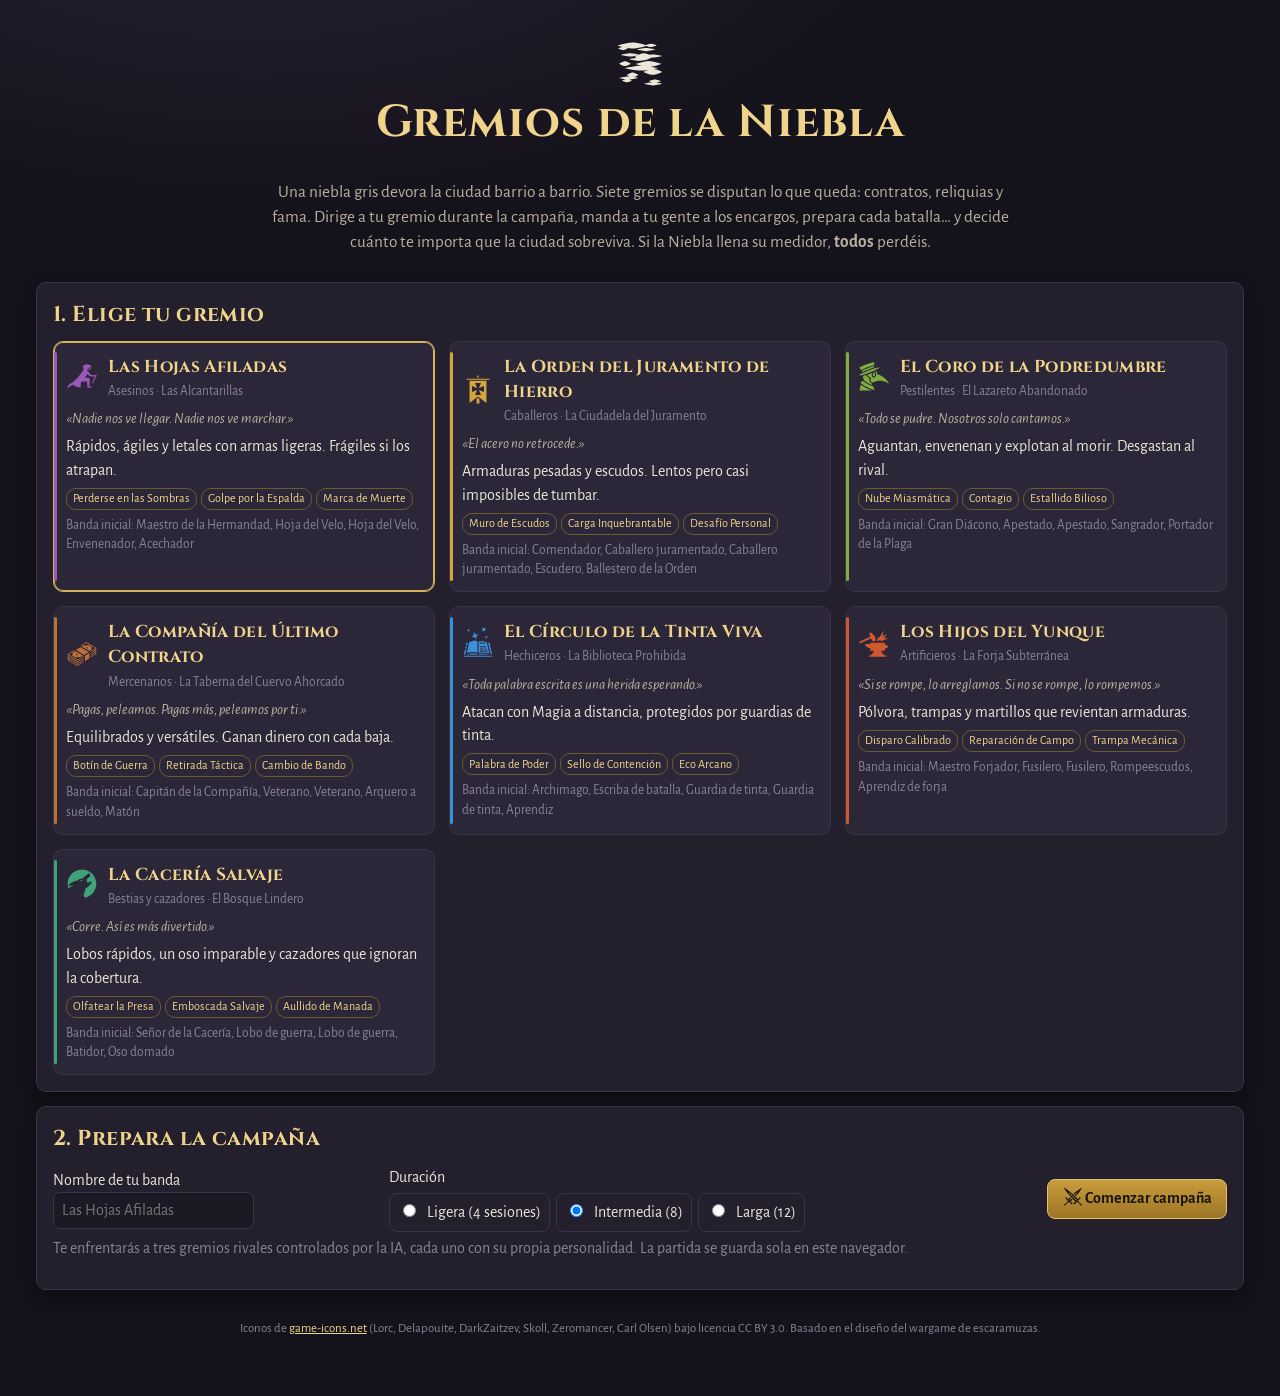
<file: juego_campana/index.html>
<!doctype html>
<html lang="es">
<head>
  <meta charset="utf-8">
  <meta name="viewport" content="width=device-width, initial-scale=1">
  <title>Gremios de la Niebla</title>
  <link rel="preconnect" href="https://fonts.googleapis.com">
  <link rel="preconnect" href="https://fonts.gstatic.com" crossorigin>
  <link href="https://fonts.googleapis.com/css2?family=Cinzel:wght@500;700&family=Alegreya+Sans:wght@400;500;700&display=swap" rel="stylesheet">
  <link rel="stylesheet" href="css/estilo.css">
</head>
<body>
  <div id="app"><p class="cargando">Cargando…</p></div>
  <div id="avisos" aria-live="polite"></div>
  <script src="js/iconos.js"></script>
  <script src="js/util.js"></script>
  <script src="js/datos.js"></script>
  <script src="js/combate.js"></script>
  <script src="js/campana.js"></script>
  <script src="js/ia.js"></script>
  <script src="js/ui.js"></script>
</body>
</html>
</file>
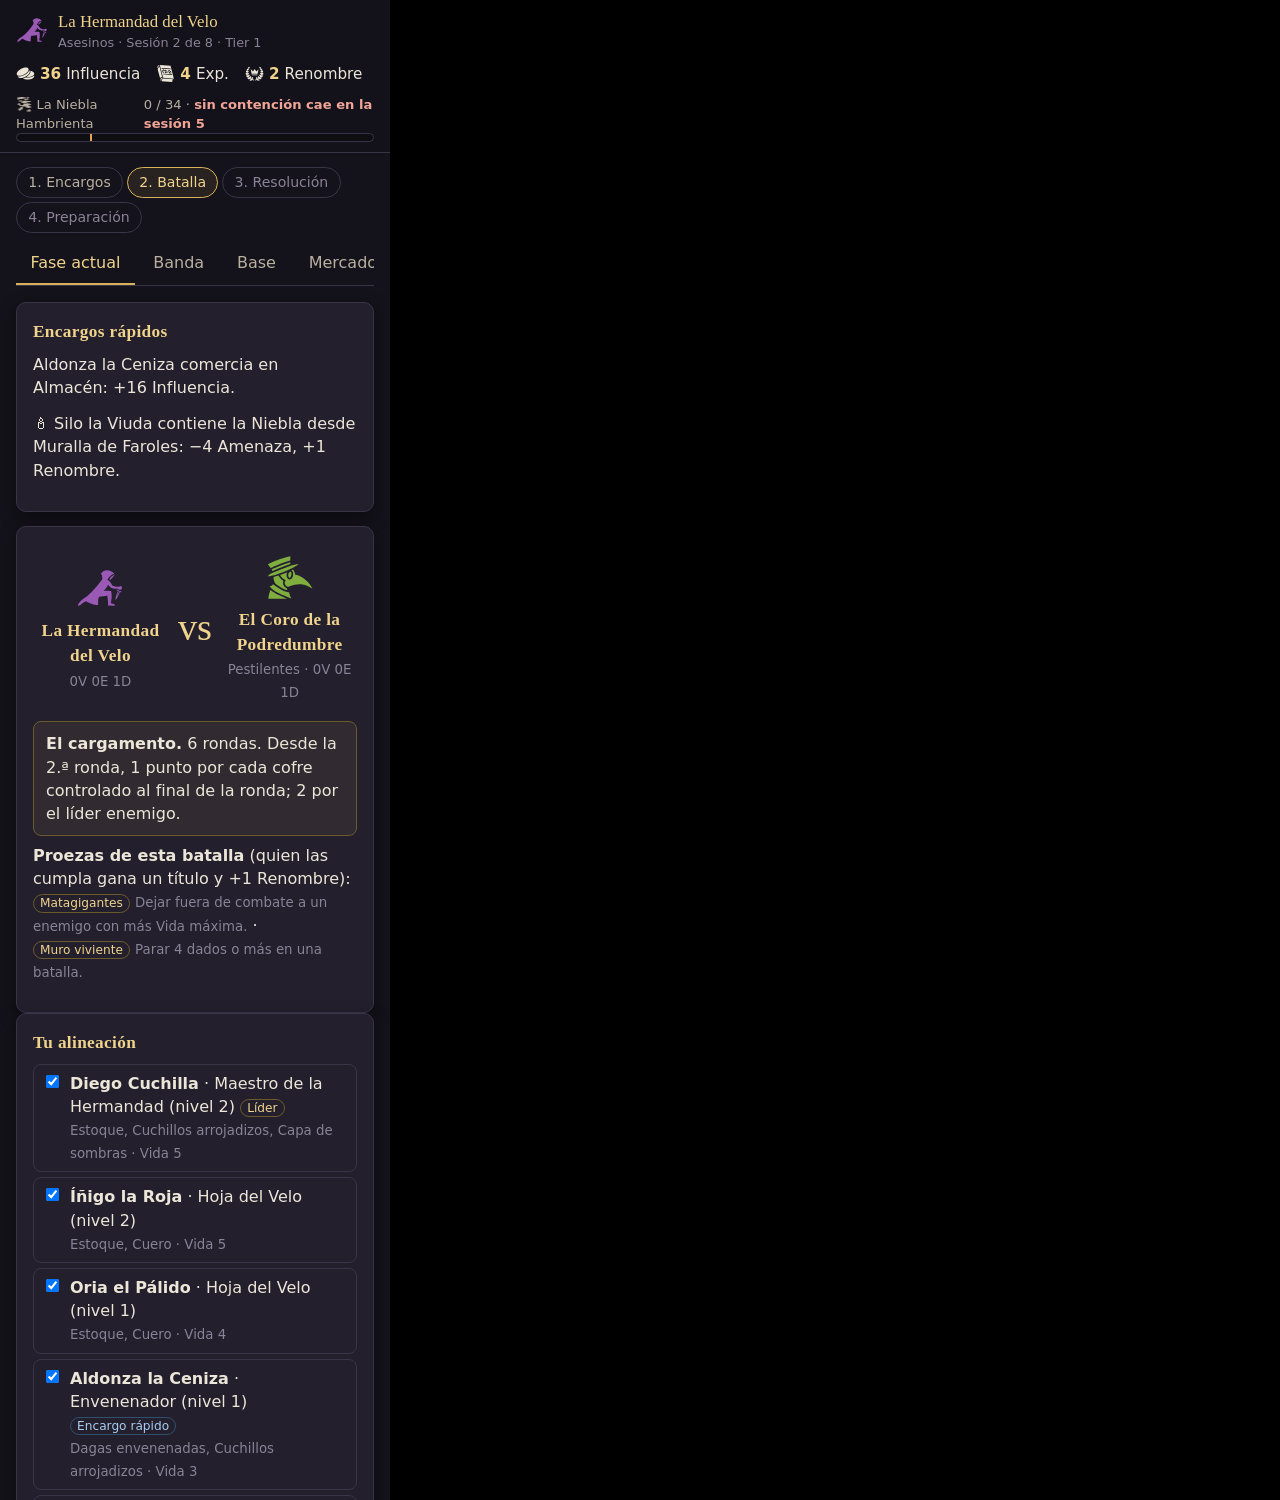
<file: juego_campana/tests/marco_movil.html>
<!doctype html><html><head><meta charset="utf-8"><title>Marco móvil</title>
<style>body{margin:0;background:#000}iframe{width:390px;height:1500px;border:0;display:block}</style></head>
<body><iframe src="vista_previa.html?fase=batalla&sesion=2"></iframe></body></html>
</file>
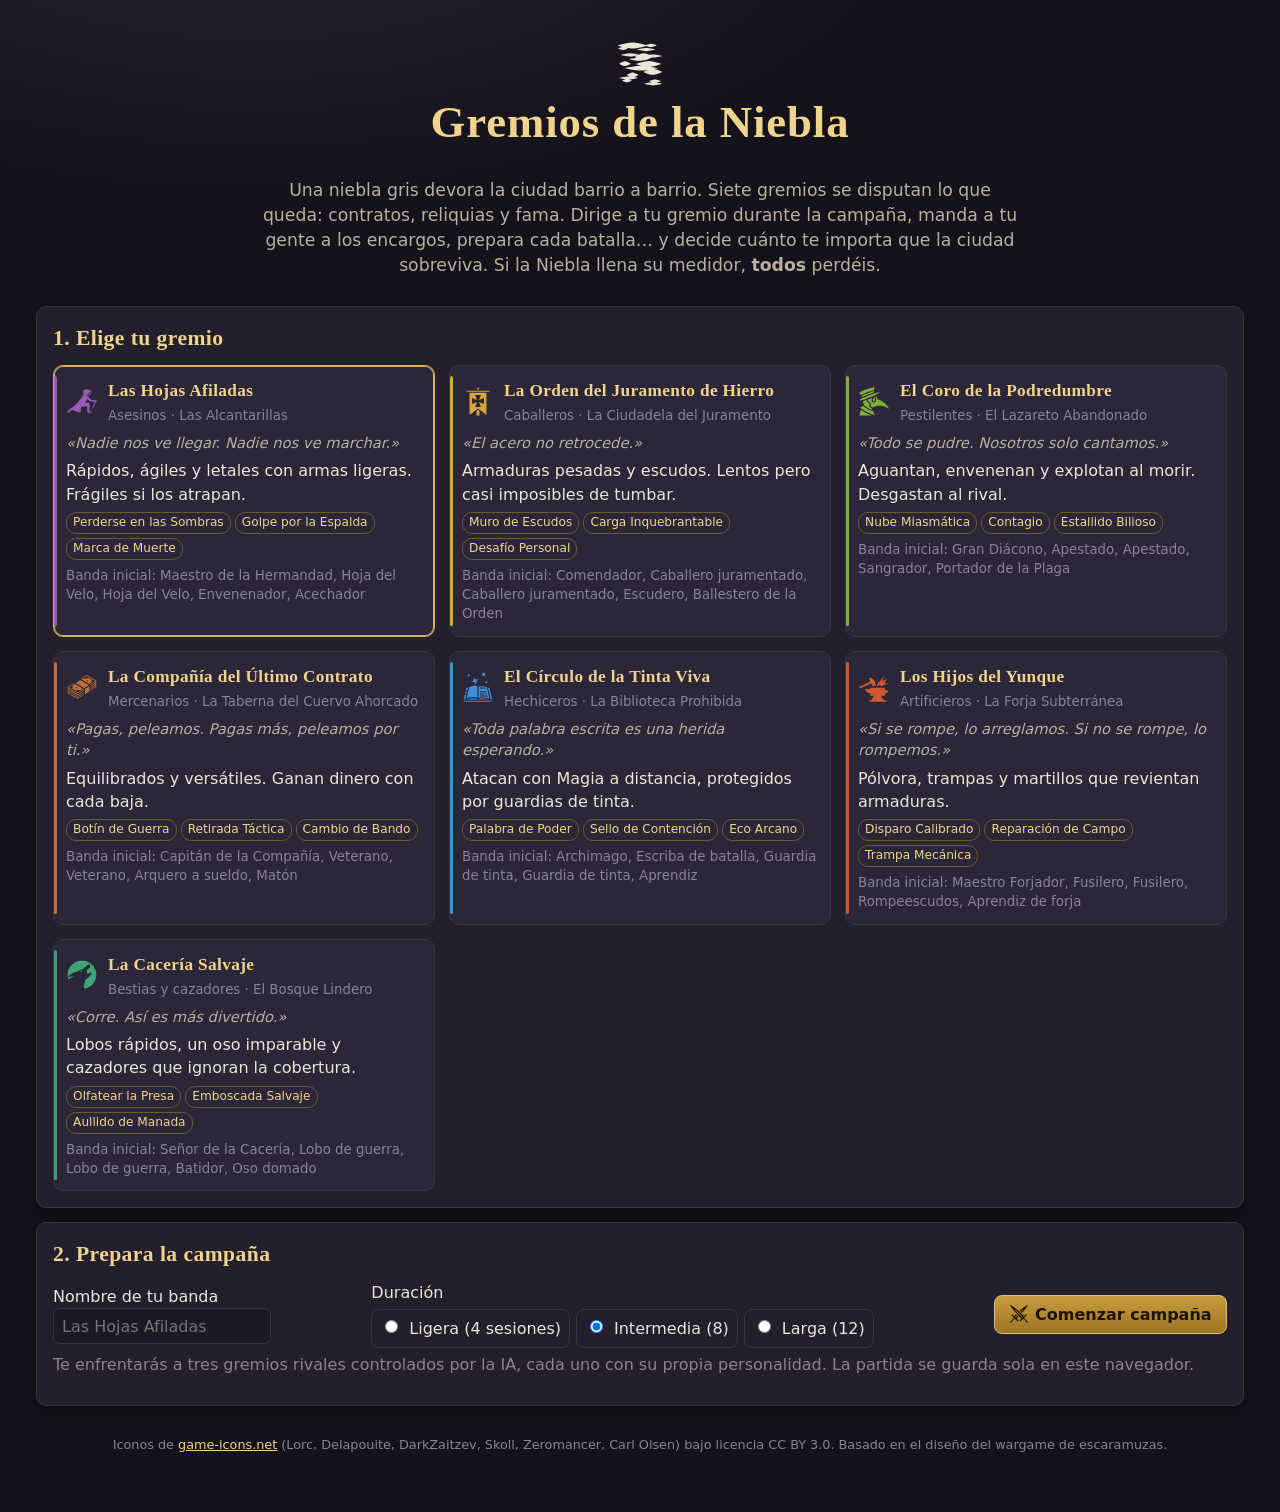
<file: juego_campana/tests/vista_previa.html>
<!doctype html>
<html lang="es">
<head>
  <meta charset="utf-8">
  <meta name="viewport" content="width=device-width, initial-scale=1">
  <title>Vista previa</title>
  <link rel="stylesheet" href="../css/estilo.css">
</head>
<body>
  <div id="app"></div><div id="avisos"></div>
  <script>
    // Vista previa para capturas: ?fase=encargos|batalla|resolucion|preparacion&tab=...&sesion=N
    window.__vistaPrevia = true;
  </script>
  <script src="../js/iconos.js"></script>
  <script src="../js/util.js"></script>
  <script src="../js/datos.js"></script>
  <script src="../js/combate.js"></script>
  <script src="../js/campana.js"></script>
  <script src="../js/ia.js"></script>
  <script src="../js/ui.js"></script>
  <script>
    (function () {
      var q = new URLSearchParams(location.search), C = JG.campana, U = JG.ui;
      var fase = q.get("fase"), tab = q.get("tab") || "fase", ses = Number(q.get("sesion") || 1);
      if (!fase) return;
      var e = C.nueva({ gremio: q.get("gremio") || "asesinos", sesiones: 8, semilla: 777, nombre: "La Hermandad del Velo" });
      var j = C.jugador(e);
      function paso() {
        if (e.fase === "encargos") { while (C.turnoEncargos(e)) JG.ia.turnoEncargos(e, C.banda(e, C.turnoEncargos(e))); C.terminarEncargos(e); }
        else if (e.fase === "batalla") C.jugarBatallas(e);
        else if (e.fase === "resolucion") C.aPreparacion(e);
        else if (e.fase === "preparacion") { JG.ia.preparar(e, j); C.terminarSesion(e); }
      }
      var g = 0;
      while ((e.sesion < ses || e.fase !== fase) && !e.finalizada && g++ < 200) {
        if (e.sesion === ses && e.fase === "encargos" && fase === "encargos") break;
        paso();
      }
      if (fase === "encargos") C.avanzarIAEncargos(e);
      if (fase === "fin") while (!e.finalizada && g++ < 400) paso();
      U.e = e; U.tab = tab; U.render();
    })();
  </script>
</body>
</html>
</file>
<file: juego_campana/css/estilo.css>
:root {
  --fondo: #14121a;
  --fondo-2: #1c1924;
  --panel: #231f2d;
  --panel-2: #2b2638;
  --borde: #3a3449;
  --texto: #ece6d8;
  --texto-2: #b9b0a0;
  --tenue: #8a8296;
  --oro: #d8b25a;
  --oro-2: #f0d48c;
  --rojo: #d9604c;
  --verde: #7cc47f;
  --azul: #6fa8dc;
  --niebla: #9aa6b2;
  --sombra: 0 6px 18px rgba(0, 0, 0, .35);
  --radio: 10px;
  --titulo: "Cinzel", Georgia, "Times New Roman", serif;
  --cuerpo: "Alegreya Sans", "Segoe UI", system-ui, sans-serif;
}

* { box-sizing: border-box; }
html, body { margin: 0; }
body {
  background: radial-gradient(1200px 600px at 20% -10%, #2a2338 0%, transparent 60%), var(--fondo);
  color: var(--texto); font-family: var(--cuerpo); font-size: 16px; line-height: 1.45;
  min-height: 100vh;
}
h1, h2, h3, h4 { font-family: var(--titulo); font-weight: 700; letter-spacing: .02em; margin: 0 0 .5em; color: var(--oro-2); }
h1 { font-size: clamp(1.8rem, 4vw, 2.8rem); }
h2 { font-size: 1.35rem; }
h3 { font-size: 1.08rem; }
h4 { font-size: .95rem; color: var(--oro); }
p { margin: .3em 0 .8em; }
a { color: var(--oro-2); }
small, .tenue { color: var(--tenue); }
.cargando { text-align: center; padding: 4rem; color: var(--tenue); }

.icono { display: inline-block; width: 1.25em; height: 1.25em; vertical-align: -0.25em; }
.icono svg { width: 100%; height: 100%; display: block; }
.icono.grande { width: 3rem; height: 3rem; }
.icono.medio { width: 2rem; height: 2rem; }

button, .boton {
  font: inherit; cursor: pointer; border: 1px solid var(--borde); background: var(--panel-2); color: var(--texto);
  padding: .45em .9em; border-radius: 8px; transition: background .15s, border-color .15s, transform .05s;
}
button:hover:not(:disabled) { border-color: var(--oro); background: #342e44; }
button:active:not(:disabled) { transform: translateY(1px); }
button:disabled { opacity: .45; cursor: not-allowed; }
button.principal { background: linear-gradient(180deg, #c99d3e, #9c7424); color: #1b1408; border-color: #e3c06e; font-weight: 700; }
button.principal:hover:not(:disabled) { background: linear-gradient(180deg, #dcb150, #ad8330); }
button.peligro { border-color: #7a3a33; color: #f0b3a8; }
button.mini { padding: .2em .55em; font-size: .85rem; }
select, input[type=text], input[type=number] {
  font: inherit; background: var(--fondo-2); color: var(--texto); border: 1px solid var(--borde); border-radius: 7px; padding: .35em .5em; max-width: 100%;
}
label { cursor: pointer; }

/* ---------- Estructura ---------- */
.contenedor { max-width: 1240px; margin: 0 auto; padding: 0 16px 48px; }
.barra {
  position: sticky; top: 0; z-index: 20; background: rgba(20, 18, 26, .94); backdrop-filter: blur(6px);
  border-bottom: 1px solid var(--borde);
}
.barra-in { max-width: 1240px; margin: 0 auto; padding: 10px 16px; display: flex; flex-wrap: wrap; gap: 10px 22px; align-items: center; }
.marca { display: flex; align-items: center; gap: 10px; min-width: 0; }
.marca .nombre { font-family: var(--titulo); font-size: 1.05rem; color: var(--oro-2); white-space: nowrap; overflow: hidden; text-overflow: ellipsis; max-width: 260px; }
.marca .sub { font-size: .8rem; color: var(--tenue); }
.recursos { display: flex; flex-wrap: wrap; gap: 6px 16px; font-size: .95rem; }
.recurso { display: flex; align-items: center; gap: 5px; white-space: nowrap; }
.recurso b { color: var(--oro-2); }
.niebla-barra { flex: 1 1 220px; min-width: 200px; }
.niebla-barra .tit { display: flex; justify-content: space-between; font-size: .82rem; color: var(--texto-2); }
.medidor { height: 9px; background: #0e0d12; border-radius: 6px; overflow: hidden; border: 1px solid var(--borde); position: relative; }
.medidor > span { display: block; height: 100%; background: linear-gradient(90deg, #6f7c88, #b8c4cf); }
.medidor.alerta > span { background: linear-gradient(90deg, #a5584a, #e07a63); }
.medidor .proy { position: absolute; top: 0; bottom: 0; border-left: 2px dashed #e7a24f; }

.fases { display: flex; gap: 4px; margin: 14px 0 10px; flex-wrap: wrap; }
.fase { padding: .3em .8em; border-radius: 20px; border: 1px solid var(--borde); color: var(--tenue); font-size: .88rem; }
.fase.activa { border-color: var(--oro); color: var(--oro-2); background: rgba(216, 178, 90, .1); }
.fase.hecha { color: var(--texto-2); }

.pestanas { display: flex; gap: 4px; border-bottom: 1px solid var(--borde); margin: 6px 0 16px; overflow-x: auto; }
.pestana { border: none; border-bottom: 2px solid transparent; background: none; border-radius: 0; padding: .55em .9em; color: var(--texto-2); white-space: nowrap; }
.pestana.activa { color: var(--oro-2); border-bottom-color: var(--oro); }
.pestana:hover:not(:disabled) { background: rgba(255, 255, 255, .03); border-color: transparent; border-bottom-color: var(--borde); }
.pestana.activa:hover { border-bottom-color: var(--oro); }

.panel { background: var(--panel); border: 1px solid var(--borde); border-radius: var(--radio); padding: 16px; box-shadow: var(--sombra); }
.panel + .panel { margin-top: 14px; }
.rejilla { display: grid; gap: 14px; grid-template-columns: repeat(auto-fill, minmax(250px, 1fr)); }
.rejilla.ancha { grid-template-columns: repeat(auto-fill, minmax(330px, 1fr)); }
.dos { display: grid; gap: 14px; grid-template-columns: minmax(0, 2fr) minmax(0, 1fr); }
@media (max-width: 860px) { .dos { grid-template-columns: 1fr; } }
.fila { display: flex; flex-wrap: wrap; gap: 8px; align-items: center; }
.fila.entre { justify-content: space-between; }
.separador { height: 1px; background: var(--borde); margin: 12px 0; }

.tarjeta { background: var(--panel-2); border: 1px solid var(--borde); border-radius: var(--radio); padding: 12px; position: relative; display: flex; flex-direction: column; gap: 6px; }
.tarjeta.elegible { cursor: pointer; transition: border-color .15s, transform .1s; }
.tarjeta.elegible:hover { border-color: var(--oro); transform: translateY(-1px); }
.tarjeta.elegida { border-color: var(--oro); box-shadow: 0 0 0 1px var(--oro) inset; }
.tarjeta.ocupada { opacity: .72; }
.tarjeta .cab { display: flex; gap: 10px; align-items: center; }
.tarjeta .cab h3 { margin: 0; }
.etiquetas { display: flex; flex-wrap: wrap; gap: 4px; }
.etq { font-size: .76rem; padding: .1em .5em; border-radius: 10px; border: 1px solid var(--borde); color: var(--texto-2); white-space: nowrap; }
.etq.oro { border-color: #6d5a2c; color: var(--oro-2); }
.etq.rojo { border-color: #6d3329; color: #f0a597; }
.etq.verde { border-color: #34603a; color: #a9e0ab; }
.etq.azul { border-color: #2e4f6e; color: #a8cdf0; }
.franja { position: absolute; left: 0; top: 10px; bottom: 10px; width: 3px; border-radius: 3px; }

.stats { display: grid; grid-template-columns: repeat(7, 1fr); gap: 3px; text-align: center; font-size: .82rem; }
.stats div { background: var(--fondo-2); border-radius: 6px; padding: 3px 0; }
.stats b { display: block; font-size: 1rem; color: var(--texto); }
.stats span { color: var(--tenue); font-size: .7rem; }
.equipo { display: grid; gap: 3px; font-size: .88rem; }
.equipo .ranura { display: flex; align-items: center; gap: 6px; }
.equipo .ranura .lbl { color: var(--tenue); width: 74px; flex: none; font-size: .78rem; }

table { width: 100%; border-collapse: collapse; font-size: .92rem; }
th, td { text-align: left; padding: 6px 8px; border-bottom: 1px solid var(--borde); vertical-align: top; }
th { color: var(--oro); font-weight: 500; font-family: var(--titulo); font-size: .8rem; letter-spacing: .03em; }
tr.tuyo td { background: rgba(216, 178, 90, .07); }
.num { text-align: right; font-variant-numeric: tabular-nums; }
.tabla-scroll { overflow-x: auto; }

.aviso { padding: 10px 12px; border-radius: 8px; border: 1px solid var(--borde); background: var(--fondo-2); margin: 8px 0; }
.aviso.oro { border-color: #6d5a2c; background: rgba(216, 178, 90, .07); }
.aviso.rojo { border-color: #7a3a33; background: rgba(217, 96, 76, .08); }
.aviso.niebla { border-color: #4b5560; background: rgba(154, 166, 178, .08); }

/* ---------- Inicio ---------- */
.portada { text-align: center; padding: 40px 0 18px; }
.portada .lema { color: var(--texto-2); max-width: 760px; margin: 0 auto 10px; font-size: 1.08rem; }
.gremio-card .lema { font-style: italic; color: var(--texto-2); font-size: .92rem; }
.opciones-inicio { display: grid; gap: 14px; grid-template-columns: minmax(220px, 1fr) minmax(300px, 2fr) auto; align-items: center; }
@media (max-width: 760px) { .opciones-inicio { grid-template-columns: 1fr; } }
.opciones-inicio .opcion-radio { margin: 4px 6px 0 0; }

/* ---------- Crónica ---------- */
.marcador { display: grid; grid-template-columns: 1fr auto 1fr; gap: 10px; align-items: center; text-align: center; padding: 10px 0; }
.marcador .tanteo { font-family: var(--titulo); font-size: 2.4rem; color: var(--oro-2); }
.marcador .lado h3 { margin: 4px 0 0; }
.resultado-banner { text-align: center; font-family: var(--titulo); font-size: 1.3rem; padding: 6px; border-radius: 8px; margin-bottom: 8px; }
.resultado-banner.victoria { color: #c8f0c9; background: rgba(124, 196, 127, .12); }
.resultado-banner.derrota { color: #f6c1b6; background: rgba(217, 96, 76, .12); }
.resultado-banner.empate { color: var(--oro-2); background: rgba(216, 178, 90, .1); }
.cronica { display: flex; flex-direction: column; gap: 4px; }
.ronda-cab { font-family: var(--titulo); color: var(--oro); margin: 12px 0 4px; font-size: .95rem; border-bottom: 1px dashed var(--borde); padding-bottom: 3px; }
.linea { padding: 5px 10px 5px 12px; border-left: 3px solid var(--borde); background: var(--fondo-2); border-radius: 0 6px 6px 0; font-size: .93rem; }
.linea.baja { background: rgba(217, 96, 76, .1); }
.linea.proeza { background: rgba(216, 178, 90, .1); }
.linea.puntos, .linea.ronda, .linea.final { background: transparent; color: var(--texto-2); }
.linea.final { color: var(--oro-2); font-weight: 700; }
.linea.mant { color: #b9d79a; }
details > summary { cursor: pointer; color: var(--oro-2); margin: 6px 0; }

/* ---------- Avisos flotantes ---------- */
#avisos { position: fixed; right: 16px; bottom: 16px; z-index: 50; display: flex; flex-direction: column; gap: 8px; max-width: min(380px, calc(100vw - 32px)); }
.toast { background: #2d2738; border: 1px solid var(--borde); border-left: 4px solid var(--oro); padding: 10px 12px; border-radius: 8px; box-shadow: var(--sombra); animation: entra .2s ease-out; }
.toast.error { border-left-color: var(--rojo); }
@keyframes entra { from { opacity: 0; transform: translateY(8px); } to { opacity: 1; transform: none; } }

/* ---------- Diálogo ---------- */
.velo { position: fixed; inset: 0; background: rgba(8, 7, 12, .72); z-index: 40; display: flex; align-items: center; justify-content: center; padding: 16px; }
.dialogo { background: var(--panel); border: 1px solid var(--borde); border-radius: 12px; padding: 18px; width: min(560px, 100%); max-height: 90vh; overflow-y: auto; box-shadow: var(--sombra); }
.dialogo .acciones { display: flex; justify-content: flex-end; gap: 8px; margin-top: 14px; flex-wrap: wrap; }
.opcion-radio { display: flex; gap: 8px; align-items: flex-start; padding: 7px 8px; border: 1px solid var(--borde); border-radius: 8px; margin: 5px 0; }
.opcion-radio:hover { border-color: var(--oro); }

.final-banner { text-align: center; padding: 30px 10px 10px; }
.final-banner .grande { font-family: var(--titulo); font-size: clamp(1.8rem, 5vw, 3rem); color: var(--oro-2); }
.creditos { font-size: .8rem; color: var(--tenue); text-align: center; margin-top: 30px; }
</file>
